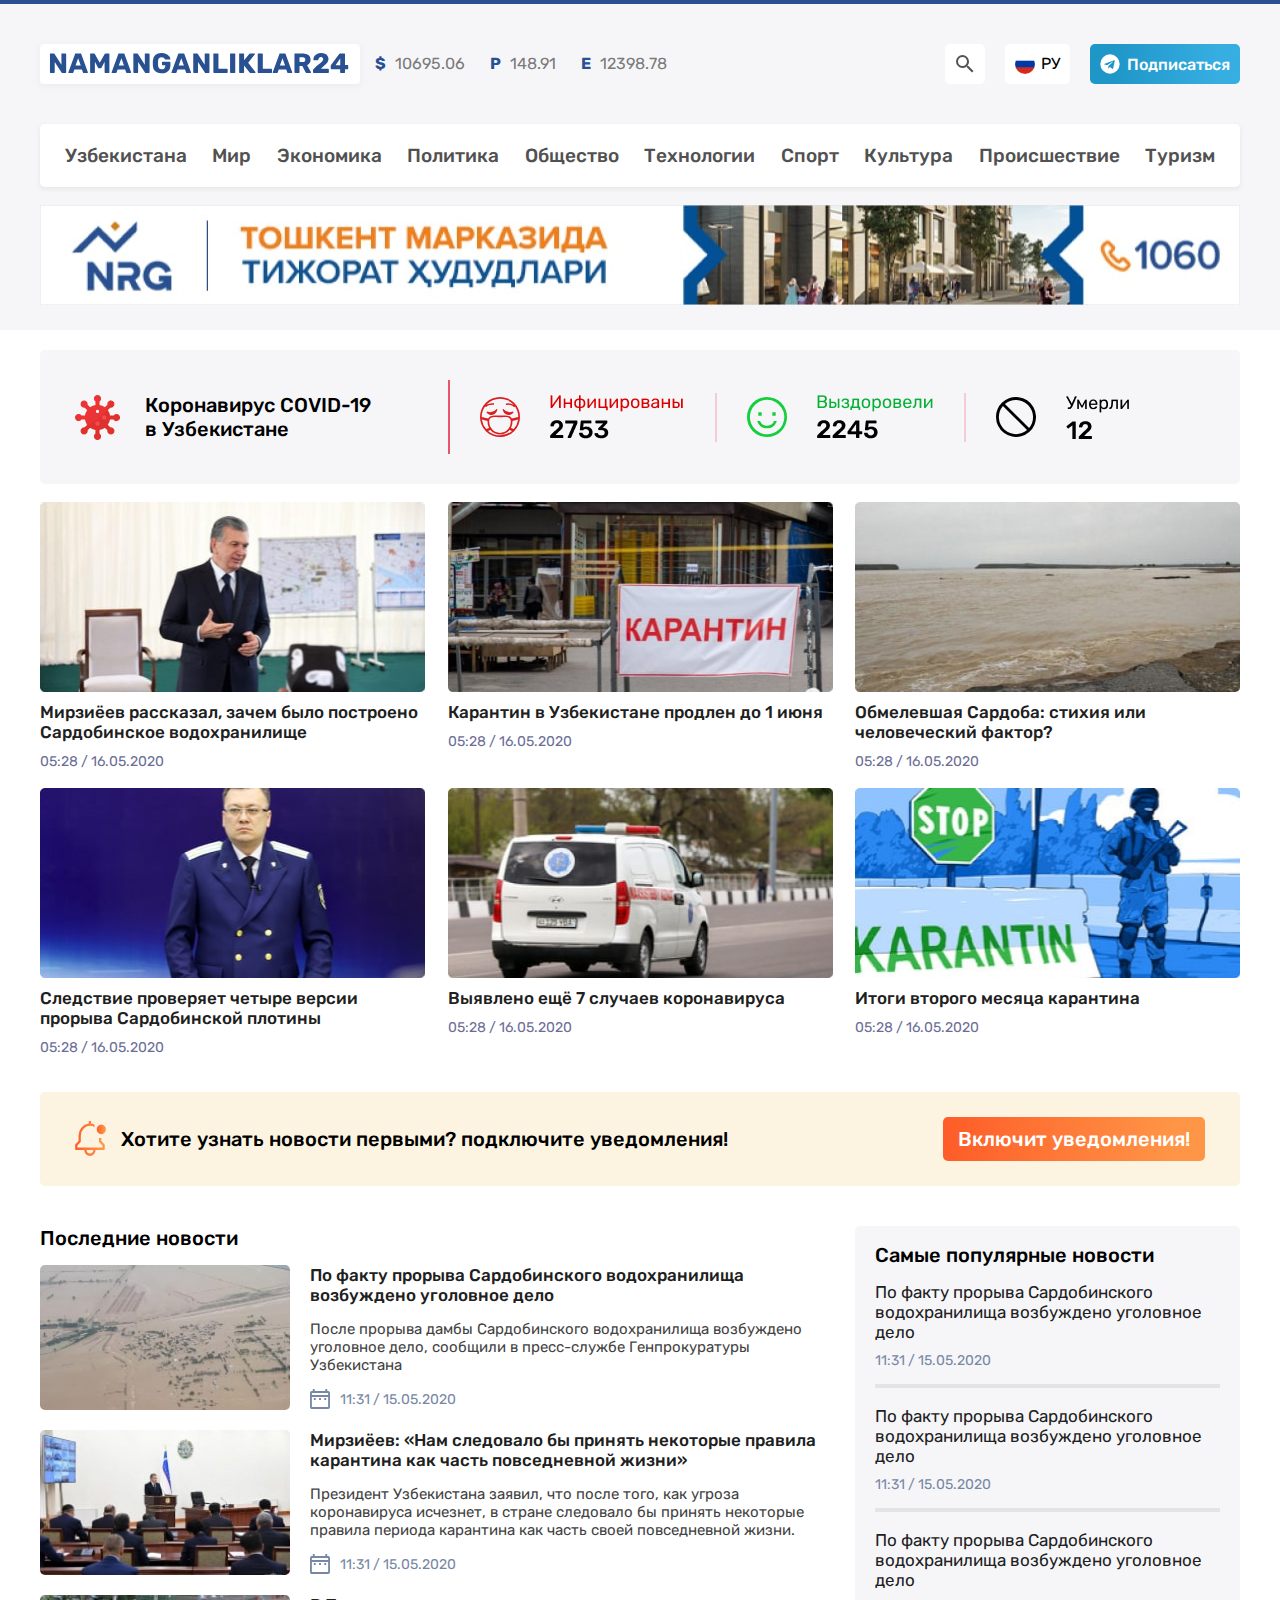
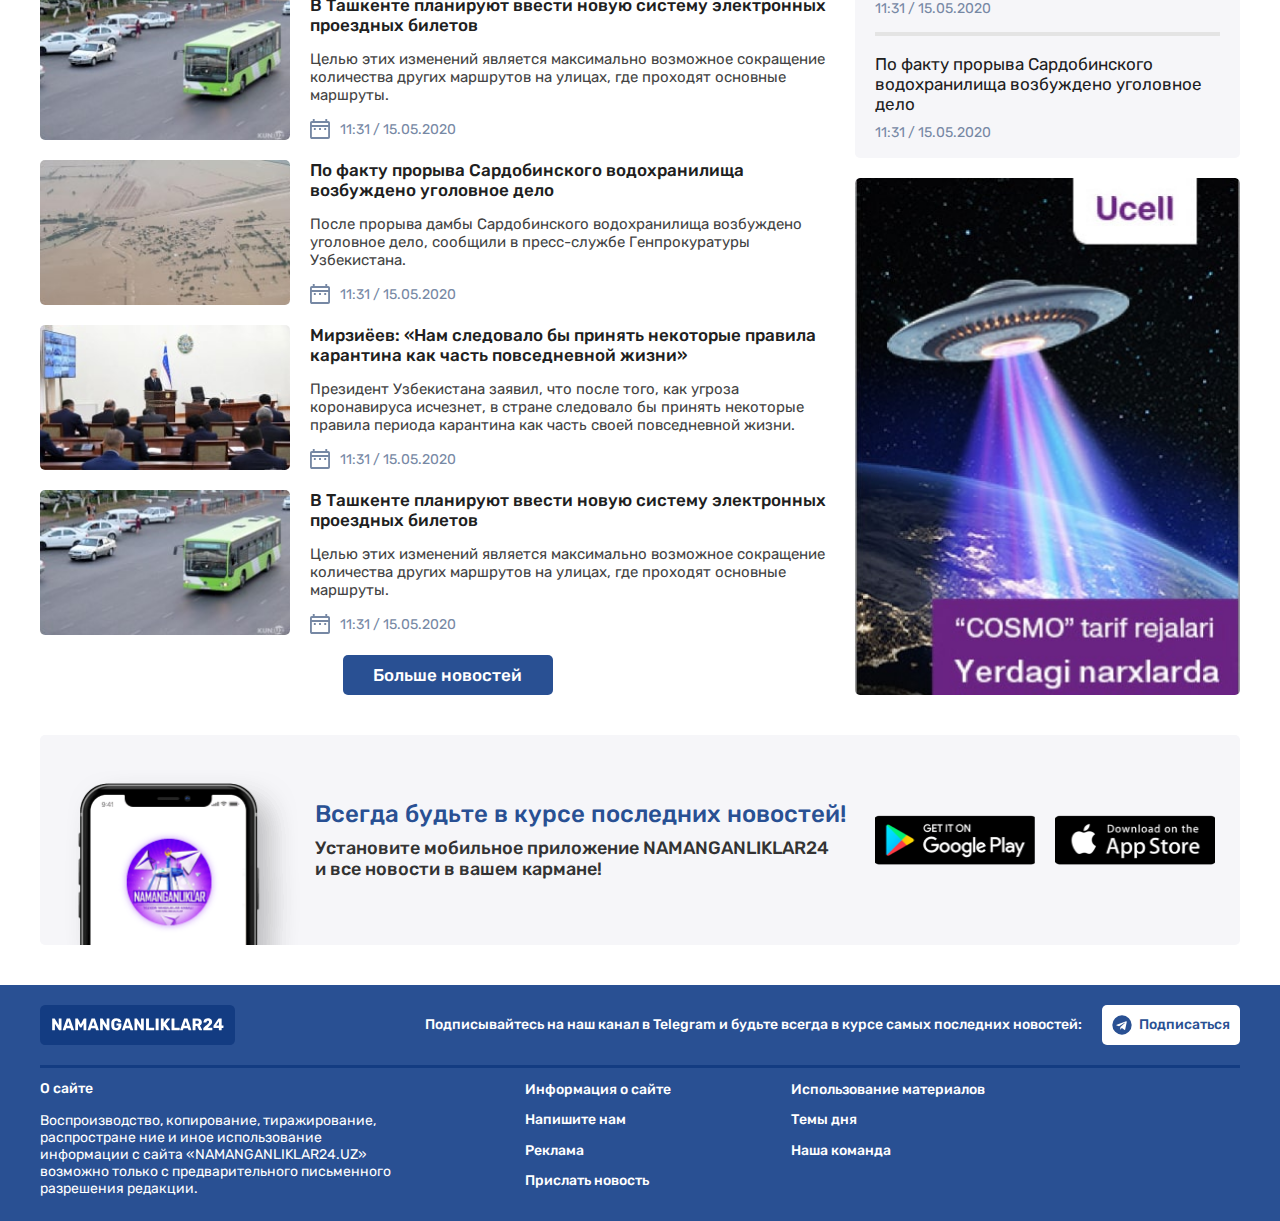
<file: index.html>
<!DOCTYPE html>
<html lang="en">
<head>
    <meta charset="UTF-8">
    <meta http-equiv="X-UA-Compatible" content="IE=edge">
    <meta name="viewport" content="width=device-width, initial-scale=1.0">
    <link rel="stylesheet" href="css/normalize.css">
    <link rel="stylesheet" href="css/main.min.css">
    <link rel="stylesheet" href="css/main.css">
    <title>Namanganliklar24-header</title>
</head>
<body>
    
    <header class="header">
        <div class="container">
            
            <div class="header-top">
                
                <a class="header-logo" href="index.html" >
                    
                    <img src="images/svg/logo.svg" alt="Namanganlik24 logo" width="320" height="40" />
                </a>
                
                <ul class="currency-list">
                    <li class="currency-item">
                        <strong class="currency-value">$</strong>
                        <span class="course">10695.06</span>
                    </li>
                    
                    <li class="currency-item">
                        <strong class="currency-value">P</strong>
                        <span class="course">148.91</span>
                    </li>
                    
                    <li class="currency-item">
                        <strong class="currency-value">E</strong>
                        <span class="course">12398.78</span>
                    </li>
                </ul>
                
                <div class="search">
                    <span class="search-icon"></span>
                </div>
                
                <div class="choose-languages">
                    <span class="ru-icon"></span>
                    
                    <span class="ru">РУ</span>
                </div>
                
                <a class="header-top-link" href="#">
                    <span class="telegram-icon"></span>
                    Подписаться
                </a>
                
            </div>
            
            <div class="header-bottom">
                
                <nav class="nav">
                    <ul class="nav-menu">
                        
                        <li class="menu-item">
                            <a class="menu-link" href="./index.html">Узбекистана</a>
                        </li>
                        
                        <li class="menu-item">
                            <a class="menu-link" href="#">Мир</a>
                        </li>
                        
                        <li class="menu-item">
                            <a class="menu-link" href="#">Экономика</a>
                        </li>
                        
                        <li class="menu-item">
                            <a class="menu-link" href="#">Политика</a>
                        </li>
                        
                        <li class="menu-item">
                            <a class="menu-link" href="#">Общество</a>
                        </li>
                        
                        <li class="menu-item">
                            <a class="menu-link" href="#">Технологии</a>
                        </li>
                        
                        <li class="menu-item">
                            <a class="menu-link" href="#">Спорт</a>
                        </li>
                        
                        <li class="menu-item">
                            <a class="menu-link" href="#">Культура</a>
                        </li>
                        
                        <li class="menu-item">
                            <a class="menu-link" href="#"> Происшествие</a>
                        </li>
                        
                        <li class="menu-item">
                            <a class="menu-link" href="#"> Туризм</a>
                        </li>
                        
                    </ul>
                    
                </nav>
                <a href="https://www.u-nrg.uz/"> <img src="./images/jpg/nrg-banner.jpg" alt="nrg banner" width="1200" height="100"/></a>
            </div>
        </div>
    </header>
    
    <main>
        
        <div class="container">
            <div class="covid-info">
                <div class="covid-block">
                    <span class="covid-icon"></span>
                    
                    <h3 class="covid-heading">Коронавирус COVID-19 в Узбекистане</h3>
                    
                    <span class="line"></span>
                </div>
                
                <ul class="covid-statistics">
                    
                    <li class="statistic">
                        
                        <span class="covid-small-icon"></span>
                        
                        <div class="statistic-info">
                            <!-- <h4 class="statistic-heading">Инфицированы</h4> -->
                            <img src="./images/Инфицированы 2753.png" alt="Infected">                                                   
                            <!-- <span class="number">0000</span> -->
                        </div>
                        
                        <span class="line-small"></span>
                    </li>
                    
                    <li class="statistic">
                        
                        <span class="covid-small-icon"></span>
                        
                        <div class="statistic-info">
                            <!-- <h4 class="statistic-heading">Выздоровели</h4>
                                
                                <span class="number">0000</span> -->
                                <img src="./images/Выздоровели 2245.png" alt="Recovered">
                            </div>
                            
                            <span class="line-small"></span>
                        </li>
                        
                        <li class="statistic">
                            
                            <span class="covid-small-icon"></span>
                            
                            <div class="statistic-info">
                                <!-- <h4 class="statistic-heading">Умерли</h4>
                                    
                                    <span class="number">0000</span> -->
                                    <img src="./images/Умерли 12.png" alt="Died">
                                </div>
                            </li>
                        </ul>
                    </div>
                </div>
                
                <section class="posts">
                    
                    <div class="container">
                        
                        <ul class="post-list">
                            <li class="post-service">
                                <a href="#">
                                    <img class="post-image" src="./images/jpg/prezident.jpg" alt="Президент Республики Узбекистана введёт речь в сенате" width="385" height="190" >
                                    
                                    <h3 class="post-heading"> Мирзиёев рассказал, зачем было построено Сардобинское водохранилище </h3>
                                    
                                    <span class="post-data">05:28 / 16.05.2020</span>
                                </a>
                            </li>
                            
                            <li class="post-service">
                                <a href="#">
                                    <img class="post-image" src="./images/jpg/karantin.jpg" alt="karantin" width="385" height="190" >
                                    
                                    <h3 class="post-heading">
                                        Карантин в Узбекистане продлен до 1 июня
                                    </h3>
                                    
                                    <span class="post-data">05:28 / 16.05.2020</span>
                                </a>
                            </li>
                            
                            <li class="post-service">
                                <a href="#">
                                    <img class="post-image" src="./images/jpg/sardoba.jpg" alt="sardoba" width="385" height="190">
                                    
                                    <h3 class="post-heading"> Обмелевшая Сардоба: стихия или человеческий фактор? </h3>
                                    
                                    <span class="post-data">05:28 / 16.05.2020</span>
                                </a>
                            </li>
                            
                            <li class="post-service">
                                <a href="#">
                                    <img class="post-image" src="./images/jpg/prokuror.jpg" alt="prokuror" width="385" height="190">
                                    
                                    <h3 class="post-heading"> Следствие проверяет четыре версии прорыва Сардобинской плотины </h3>
                                    
                                    <span class="post-data">05:28 / 16.05.2020</span>
                                </a>
                            </li>
                            
                            <li class="post-service">
                                <a href="#">
                                    <img class="post-image" src="./images/jpg/tez-yordam.jpg" alt="Ambulance" width="385" height="190" >
                                    
                                    <h3 class="post-heading"> Выявлено ещё 7 случаев коронавируса </h3>
                                    
                                    <span class="post-data">05:28 / 16.05.2020</span>
                                </a>
                            </li>
                            
                            <li class="post-service">
                                <a href="#">
                                    <img class="post-image" src="./images/jpg/stop-karantin.jpg" alt="quarantine" width="385" height="190" >
                                    
                                    <h3 class="post-heading"> Итоги второго месяца карантина </h3>
                                    
                                    <span class="post-data">05:28 / 16.05.2020</span>
                                </a>
                            </li>
                        </ul>
                    </div>
                </section>
                
                <div class="container">
                    <div class="notification">
                        
                        <span class="bell-icon"></span>
                        
                        <p class="notification-text"> Хотите узнать новости первыми? подключите уведомления! </p>
                        
                        <a class="notification-button" href="#">Включит  уведомления!</a>
                        
                    </div>
                </div>
                
                <section class="news">
                    <div class="container">
                        
                        <div class="last-news">
                            
                            <h2 class="news-heading">Последние новости</h2>
                            
                            <ul class="news-list">
                                
                                <li class="news-item">
                                    
                                    <a class="news-link" href="#">
                                        <img class="news-image" src="./images/jpg/news-1.jpg" alt="Панорамная фотография Сардобинского водохранилища с верхнего ракурса" width="250" height="145">
                                        
                                        <div class="news-info">
                                            
                                            <h3 class="news-title"> По факту прорыва Сардобинского водохранилища возбуждено уголовное дело</h3>
                                            
                                            <p class="news-paragraph"> После прорыва дамбы Сардобинского водохранилища возбуждено уголовное дело, сообщили в пресс-службе Генпрокуратуры Узбекистана</p>
                                            
                                            <span class="news-data"> <span class="data-icon"> </span> 11:31 / 15.05.2020 </span>
                                        </div>
                                    </a>
                                </li>
                                
                                <li class="news-item">
                                    <a class="news-link" href="#">
                                        <img class="news-image" src="./images/jpg/news-2.jpg" alt="Мирзиёев говорит речь в сенате" width="250" height="145" >
                                        
                                        <div class="news-info">
                                            
                                            <h3 class="news-title"> Мирзиёев: «Нам следовало бы принять некоторые правила карантина как часть повседневной жизни» </h3>
                                            
                                            <p class="news-paragraph"> Президент Узбекистана заявил, что после того, как угроза коронавируса исчезнет, в стране следовало бы принять некоторые правила периода карантина как часть своей повседневной жизни.</p>
                                            
                                            <span class="news-data"> <span class="data-icon"> </span> 11:31 / 15.05.2020 </span>
                                        </div>
                                    </a>
                                </li>
                                
                                <li class="news-item">
                                    <a class="news-link" href="#">
                                        <img class="news-image" src="./images/jpg/news-3.jpg" alt="bus of photo" width="250" height="145" >
                                        
                                        <div class="news-info">
                                            <h3 class="news-title"> В Ташкенте планируют ввести новую систему электронных проездных билетов </h3>
                                            
                                            <p class="news-paragraph"> Целью этих изменений является максимально возможное сокращение количества других маршрутов на улицах, где проходят основные маршруты. </p>
                                            
                                            <span class="news-data"> <span class="data-icon"> </span> 11:31 / 15.05.2020 </span>
                                        </div>
                                    </a>
                                </li>
                                
                                <li class="news-item">
                                    <a class="news-link" href="#">
                                        
                                        <img class="news-image" src="./images/jpg/news-1.jpg" alt="Top view of the Sardoba reservoir" width="250" height="145">
                                        
                                        <div class="news-info">
                                            <h3 class="news-title"> По факту прорыва Сардобинского водохранилища возбуждено уголовное дело </h3>
                                            
                                            <p class="news-paragraph"> После прорыва дамбы Сардобинского водохранилища возбуждено уголовное дело, сообщили в пресс-службе Генпрокуратуры Узбекистана. </p>
                                            
                                            <span class="news-data"> <span class="data-icon"> </span> 11:31 / 15.05.2020 </span>
                                        </div>
                                    </a>
                                </li>
                                
                                <li class="news-item">
                                    
                                    <a class="news-link" href="#">
                                        
                                        <img class="news-image" src="./images/jpg/news-2.jpg" alt="Президент Республики Узбекистана введёт речь в сенате" width="250" height="145" >
                                        
                                        <div class="news-info">
                                            
                                            <h3 class="news-title"> Мирзиёев: «Нам следовало бы принять некоторые правила карантина как часть повседневной жизни» </h3>
                                            
                                            <p class="news-paragraph"> Президент Узбекистана заявил, что после того, как угроза коронавируса исчезнет, в стране следовало бы принять некоторые правила периода карантина как часть своей повседневной жизни. </p>
                                            
                                            <span class="news-data"> <span class="data-icon"> </span> 11:31 / 15.05.2020 </span>
                                            
                                        </div>
                                    </a>
                                </li>
                                
                                <li class="news-item">
                                    
                                    <a class="news-link" href="#">
                                        
                                        <img class="news-image" src="./images/jpg/news-3.jpg" alt="фото автобуса" width="250" height="145">
                                        
                                        <div class="news-info">
                                            
                                            <h3 class="news-title"> В Ташкенте планируют ввести новую систему электронных проездных билетов </h3>
                                            
                                            <p class="news-paragraph"> Целью этих изменений является максимально возможное сокращение количества других маршрутов на улицах, где проходят основные маршруты. </p>
                                            
                                            <span class="news-data">
                                                
                                                <span class="data-icon"> </span> 11:31 / 15.05.2020 </span>
                                            </div>
                                        </a>
                                    </li>
                                </ul>
                                
                                <a class="last-news-link" href="#"> Больше новостей </a>
                            </div>
                            
                            <div class="popular-news">
                                
                                <div class="popular-news-aside">
                                    
                                    <h3 class="news-heading">Cамые популярные новости</h3>
                                    
                                    <ul class="popular-news-list">
                                        
                                        <li class="popular-news-item">
                                            
                                            <a href="#"> <p class="popular-news-text"> По факту прорыва Сардобинского водохранилища возбуждено уголовное дело </p>
                                                
                                                <span class="news-data">11:31 / 15.05.2020</span>
                                            </a>
                                            
                                        </li>
                                        
                                        <li class="popular-news-item">
                                            <a href="#"> <p class="popular-news-text"> По факту прорыва Сардобинского водохранилища возбуждено уголовное дело </p> 
                                                <span class="news-data"> 11:31 / 15.05.2020 </span> </a>
                                            </li>
                                            
                                            <li class="popular-news-item">
                                                <a href="#"> <p class="popular-news-text"> По факту прорыва Сардобинского водохранилища возбуждено уголовное дело </p>
                                                    
                                                    <span class="news-data">11:31 / 15.05.2020</span>
                                                </a>
                                            </li>
                                            
                                            <li class="popular-news-item"> 
                                                <a href="#">
                                                    <p class="popular-news-text"> По факту прорыва Сардобинского водохранилища возбуждено уголовное дело </p>
                                                    
                                                    <span class="news-data">11:31 / 15.05.2020</span>
                                                </a>
                                            </li>
                                        </ul>
                                    </div>
                                    
                                    <a href="#">
                                        <img class="ucell" src="./images/jpg/ucell.jpg" alt="Ucell advertisement" width="385" height="517"> 
                                    </a>
                                </div>
                            </div>
                        </section>
                        
                        <div class="container">
                            
                            <div class="apps-block">
                                
                                <div class="phone-image"></div>
                                
                                <div class="apps-info">
                                    
                                    <h4 class="apps-title">Всегда будьте в курсе последних новостей!</h4>
                                    
                                    <p class="apps-text"> Установите мобильное приложение NAMANGANLIKLAR24 и все новости в вашем кармане! </p>
                                    
                                </div>
                                
                                <div class="apps-link">
                                    
                                    <a href="#" class="apps-link">
                                        <img src="./images/png/googleplay.png" alt="googleplay" width="160" height="50">
                                    </a>
                                    
                                    <a href="#" class="apps-link">
                                        <img src="./images/png/appstore.png" alt="appstore" width="160" height="50" >
                                    </a>
                                    
                                </div>
                            </div>
                        </div>
                    </main>
                    
                    <footer class="footer">
                        
                        <div class="container">
                            
                            <div class="footer-top">
                                
                                <a class="footer-logo" href="index.html">
                                    <img src="./images/svg/footer-logo.svg" alt="Namanganliklar24 logo" width="195" height="40">
                                </a>
                                
                                <p class="footer-top-text">Подписывайтесь на наш канал в Telegram и будьте всегда в курсе самых последних новостей: </p>
                                
                                <a class="footer-top-link" href="#">
                                    <span class="telegram-icon-blue"> </span> Подписаться
                                </a>
                            </div>
                            
                            <div class="footer-bottom">
                                
                                <div class="footer-info">
                                    
                                    <h4 class="footer-title">О сайте</h4>
                                    
                                    <p class="footer-text"> Воспроизводство, копирование, тиражирование, распростране ние и иное использование информации с сайта «NAMANGANLIKLAR24.UZ» возможно только с предварительного письменного разрешения редакции. </p>
                                    
                                </div>
                                
                                <ul class="footer-menu">
                                    
                                    <li class="footer-menu-item">
                                        <a href="#" class="footer-menu-link">Информация о сайте</a>
                                    </li>
                                    
                                    <li class="footer-menu-item">
                                        <a href="#" class="footer-menu-link">Напишите нам</a>
                                    </li>
                                    
                                    <li class="footer-menu-item">
                                        <a href="#" class="footer-menu-link">Реклама</a>
                                    </li>
                                    
                                    <li class="footer-menu-item">
                                        <a href="#" class="footer-menu-link">Прислать новость</a>
                                    </li>
                                </ul>
                                
                                <ul class="footer-menu">
                                    
                                    <li class="footer-menu-item">
                                        <a href="#" class="footer-menu-link">Использование материалов</a>
                                    </li>
                                    
                                    <li class="footer-menu-item">
                                        <a href="#" class="footer-menu-link">Темы дня</a>
                                    </li>
                                    
                                    <li class="footer-menu-item">
                                        <a href="#" class="footer-menu-link">Наша команда</a>
                                    </li>
                                </ul>
                            </div>
                        </div>
                    </footer>
                </body>
                </html>
</file>
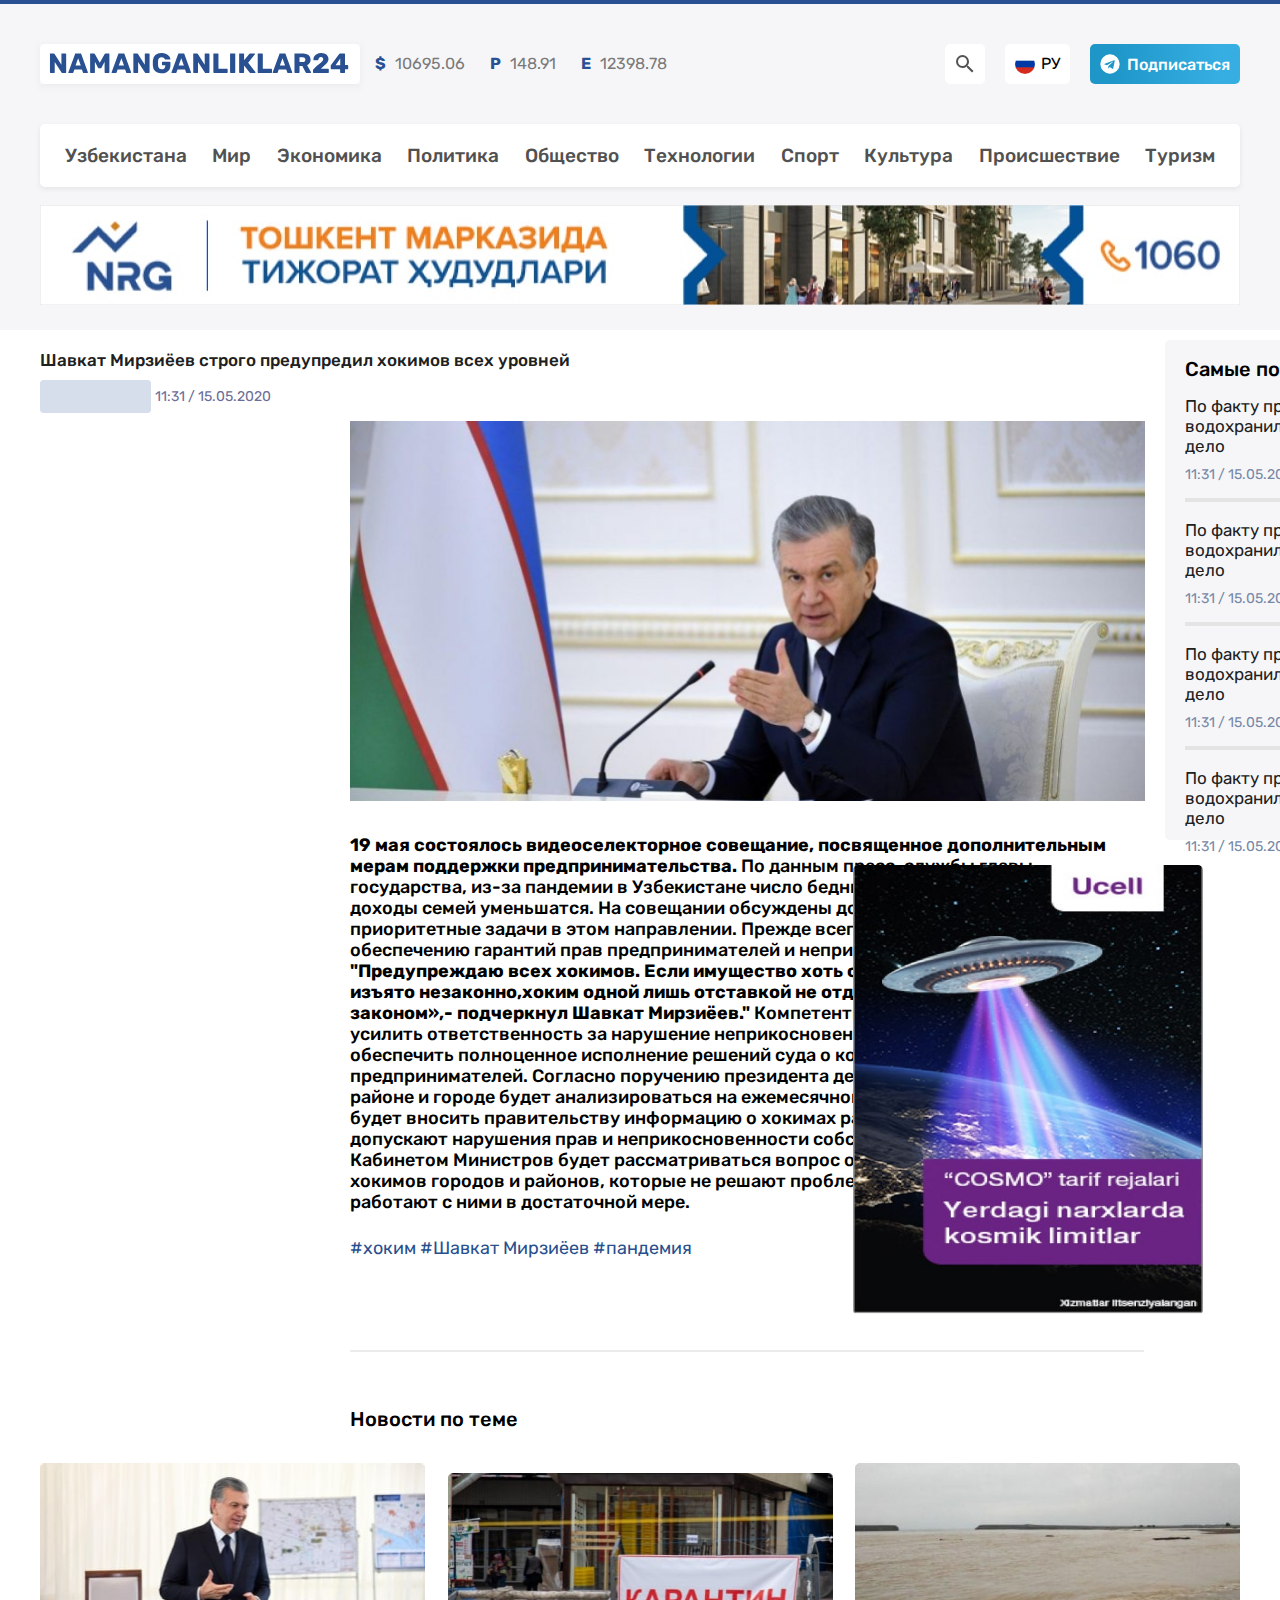
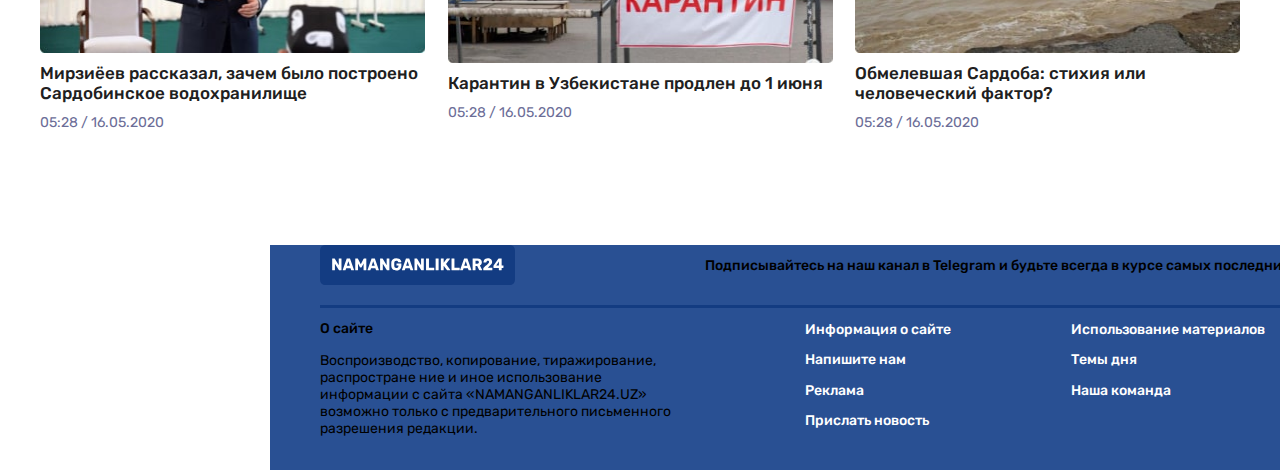
<file: article.html>
<!DOCTYPE html>
<html lang="en">
<head>
    <meta charset="UTF-8">
    <meta http-equiv="X-UA-Compatible" content="IE=edge">
    <meta name="viewport" content="width=device-width, initial-scale=1.0">
    <link rel="stylesheet" href="css/normalize.css">
    <link rel="stylesheet" href="css/main.min.css">
    <link rel="stylesheet" href="css/main.css">
    <title>Namanganliklar24-article</title>
</head>
<body>
    
    <header class="header">
        <div class="container">
            
            <div class="header-top">
                
                <a class="header-logo" href="index.html" >
                    
                    <img src="images/svg/logo.svg" alt="Namanganlik24 logo" width="320" height="40" />
                </a>
                
                <ul class="currency-list">
                    <li class="currency-item">
                        <strong class="currency-value">$</strong>
                        <span class="course">10695.06</span>
                    </li>
                    
                    <li class="currency-item">
                        <strong class="currency-value">P</strong>
                        <span class="course">148.91</span>
                    </li>
                    
                    <li class="currency-item">
                        <strong class="currency-value">E</strong>
                        <span class="course">12398.78</span>
                    </li>
                </ul>
                
                <div class="search">
                    <span class="search-icon"></span>
                </div>
                
                <div class="choose-languages">
                    <span class="ru-icon"></span>
                    
                    <span class="ru">РУ</span>
                </div>
                
                <a class="header-top-link" href="#">
                    <span class="telegram-icon"></span>
                    Подписаться
                </a>
                
            </div>
            
            <div class="header-bottom">
                
                <nav class="nav">
                    <ul class="nav-menu">
                        
                        <li class="menu-item">
                            <a class="menu-link" href="./index.html">Узбекистана</a>
                        </li>
                        
                        <li class="menu-item">
                            <a class="menu-link" href="#">Мир</a>
                        </li>
                        
                        <li class="menu-item">
                            <a class="menu-link" href="#">Экономика</a>
                        </li>
                        
                        <li class="menu-item">
                            <a class="menu-link" href="#">Политика</a>
                        </li>
                        
                        <li class="menu-item">
                            <a class="menu-link" href="#">Общество</a>
                        </li>
                        
                        <li class="menu-item">
                            <a class="menu-link" href="#">Технологии</a>
                        </li>
                        
                        <li class="menu-item">
                            <a class="menu-link" href="#">Спорт</a>
                        </li>
                        
                        <li class="menu-item">
                            <a class="menu-link" href="#">Культура</a>
                        </li>
                        
                        <li class="menu-item">
                            <a class="menu-link" href="#"> Происшествие</a>
                        </li>
                        
                        <li class="menu-item">
                            <a class="menu-link" href="#"> Туризм</a>
                        </li>
                        
                    </ul>
                    
                </nav>
                <a href="https://www.u-nrg.uz/"> <img src="./images/jpg/nrg-banner.jpg" alt="nrg banner" width="1200" height="100"/></a>
            </div>
        </div>
    </header>
    
    <main>
        <div class="container">
            <h1 class="post-heading">
                Шавкат Мирзиёев строго предупредил хокимов всех уровней
            </h1>
            
            <img src="./images/Vector (1).png" alt="Vector">
            
            <span class="post-data"> 11:31 / 15.05.2020</span>
        </div>
        
        <section class="main">
            <div class="container">
                <img class="president-image" src="./images/Rectangle 52.png" alt="President introduces speech" width="795" height="380">
            </div>
        </section>
        
        <section class="main-paragraph">
            <div class="container">
                
                <p class="president-paragraph">
                    <strong>19 мая состоялось видеоселекторное совещание, посвященное дополнительным мерам поддержки предпринимательства.</strong>
                    По данным пресс-службы главы государства, из-за пандемии в Узбекистане число бедных и безработных увеличится, а доходы семей уменьшатся.
                    На совещании обсуждены дополнительные меры и приоритетные задачи в этом направлении.
                    Прежде всего, серьезное внимание уделено обеспечению гарантий прав предпринимателей и неприкосновенности их имущества.
                    <strong>"Предупреждаю всех хокимов. Если имущество хоть одного предпринимателя будет изъято незаконно,хоким одной лишь отставкой не отделается,но и ответит перед законом»,- подчеркнул Шавкат Мирзиёев."</strong>
                    Компетентным ведомствам даны указания усилить ответственность за нарушение неприкосновенности собственности, обеспечить полноценное исполнение решений суда о компенсации имущества предпринимателей.
                    Согласно поручению президента деловая активность в каждом районе и городе будет анализироваться на ежемесячной основе.
                    Бизнес-омбудсман будет вносить правительству информацию о хокимах районов и городов, которые допускают нарушения прав и неприкосновенности собственности предпринимателей.
                    Кабинетом Министров будет рассматриваться вопрос о соответствии должности хокимов городов и районов, которые не решают проблемы предпринимателей и не работают с ними в достаточной мере.
                </p>
                <p class="hokim-paragraph"> #хоким #Шавкат Мирзиёев #пандемия </p>
                
                <span class="line-line"></span>
            </div>
        </section>
        
        <section>
            <div class="container">
                <h2 class="post-header-second">
                    Новости по теме
                </h2>
                <ul class="post-list-one">
                    <li class="post-service-one">
                        <a href="./article.html">
                            <img class="post-image" src="./images/jpg/prezident.jpg" alt="Президент Республики Узбекистана введёт речь в сенате" width="385" height="190" >
                            
                            <h3 class="post-heading-one"> Мирзиёев рассказал, зачем было построено Сардобинское водохранилище </h3>
                            
                            <span class="post-data">05:28 / 16.05.2020</span>
                        </a>
                    </li>
                    
                    <li class="post-service-one">
                        <a href="./article.html">
                            <img class="post-image" src="./images/jpg/karantin.jpg" alt="karantin" width="385" height="190" >
                            
                            <h3 class="post-heading-one">
                                Карантин в Узбекистане продлен до 1 июня
                            </h3>
                            
                            <span class="post-data">05:28 / 16.05.2020</span>
                        </a>
                    </li>
                    
                    <li class="post-service-one">
                        <a href="./article.html">
                            <img class="post-image" src="./images/jpg/sardoba.jpg" alt="sardoba" width="385" height="190">
                            
                            <h3 class="post-heading-one"> Обмелевшая Сардоба: стихия или человеческий фактор? </h3>
                            
                            <span class="post-data">05:28 / 16.05.2020</span>
                        </a>
                    </li>
                </ul>
            </div>
        </section>
        
        <section>
            <div class="popular-news">
                
                <div class="popular-news-aside-second">
                    
                    <h3 class="news-heading">Cамые популярные новости</h3>
                    
                    <ul class="popular-news-list">
                        
                        <li class="popular-news-item">
                            
                            <a href="./article.html"> <p class="popular-news-text"> По факту прорыва Сардобинского водохранилища возбуждено уголовное дело </p>
                                
                                <span class="news-data">11:31 / 15.05.2020</span>
                            </a>
                            
                        </li>
                        
                        <li class="popular-news-item">
                            <a href="./article.html"> <p class="popular-news-text"> По факту прорыва Сардобинского водохранилища возбуждено уголовное дело </p> 
                                <span class="news-data"> 11:31 / 15.05.2020 </span> </a>
                            </li>
                            
                            <li class="popular-news-item">
                                <a href="./article.html"> <p class="popular-news-text"> По факту прорыва Сардобинского водохранилища возбуждено уголовное дело </p>
                                    
                                    <span class="news-data">11:31 / 15.05.2020</span>
                                </a>
                            </li>
                            
                            <li class="popular-news-item"> 
                                <a href="./article.html">
                                    <p class="popular-news-text"> По факту прорыва Сардобинского водохранилища возбуждено уголовное дело </p>
                                    
                                    <span class="news-data">11:31 / 15.05.2020</span>
                                </a>
                            </li>
                        </ul>
                    </div>
                </section>
                <div>
                    <a href="./article.html">
                        <img class="ucell-second" src="./images/jpg/ucell.jpg" alt="Ucell advertisement" width="385" height="517"> 
                    </a>
                </div>
            </div>
        </section>
    </main>
    
    <footer class="footer-article-one">
        
        <div class="container">
            
            <div class="footer-top">
                
                <a class="footer-logo" href="index.html">
                    <img src="./images/svg/footer-logo.svg" alt="Namanganliklar24 logo" width="195" height="40">
                </a>
                
                <p class="footer-top-text">Подписывайтесь на наш канал в Telegram и будьте всегда в курсе самых последних новостей: </p>
                
                <a class="footer-top-link" href="./article.html">
                    <span class="telegram-icon-blue"> </span> Подписаться
                </a>
                
            </div>
            
            <div class="footer-bottom">
                
                <div class="footer-info">
                    
                    <h4 class="footer-title">О сайте</h4>
                    
                    <p class="footer-text"> Воспроизводство, копирование, тиражирование, распростране ние и иное использование информации с сайта «NAMANGANLIKLAR24.UZ» возможно только с предварительного письменного разрешения редакции. </p>
                    
                </div>
                
                <ul class="footer-menu">
                    
                    <li class="footer-menu-item">
                        <a href="#" class="footer-menu-link">Информация о сайте</a>
                    </li>
                    
                    <li class="footer-menu-item">
                        <a href="#" class="footer-menu-link">Напишите нам</a>
                    </li>
                    
                    <li class="footer-menu-item">
                        <a href="#" class="footer-menu-link">Реклама</a>
                    </li>
                    
                    <li class="footer-menu-item">
                        <a href="#" class="footer-menu-link">Прислать новость</a>
                    </li>
                </ul>
                
                <ul class="footer-menu">
                    
                    <li class="footer-menu-item">
                        <a href="#" class="footer-menu-link">Использование материалов</a>
                    </li>
                    
                    <li class="footer-menu-item">
                        <a href="#" class="footer-menu-link">Темы дня</a>
                    </li>
                    
                    <li class="footer-menu-item">
                        <a href="#" class="footer-menu-link">Наша команда</a>
                    </li>
                </ul>
            </div>
        </div>
    </footer>
</body>
</html>
</file>
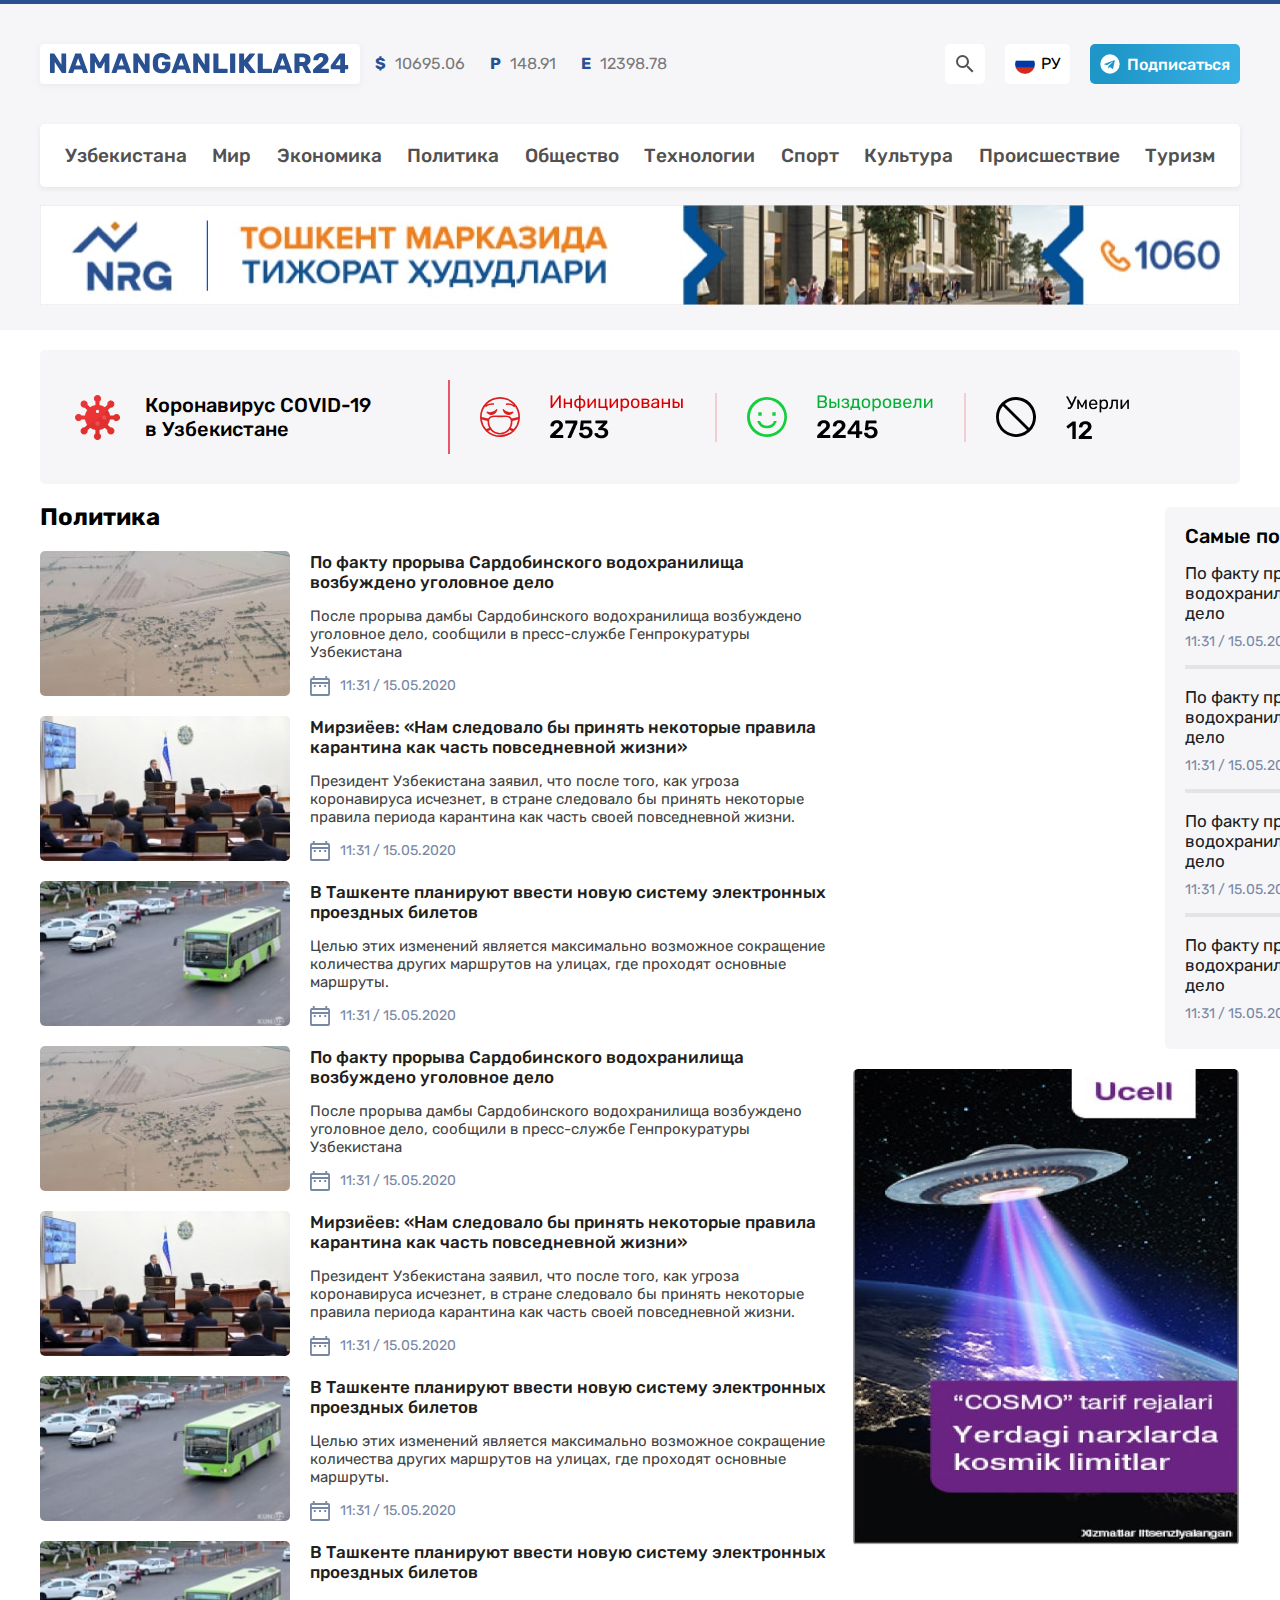
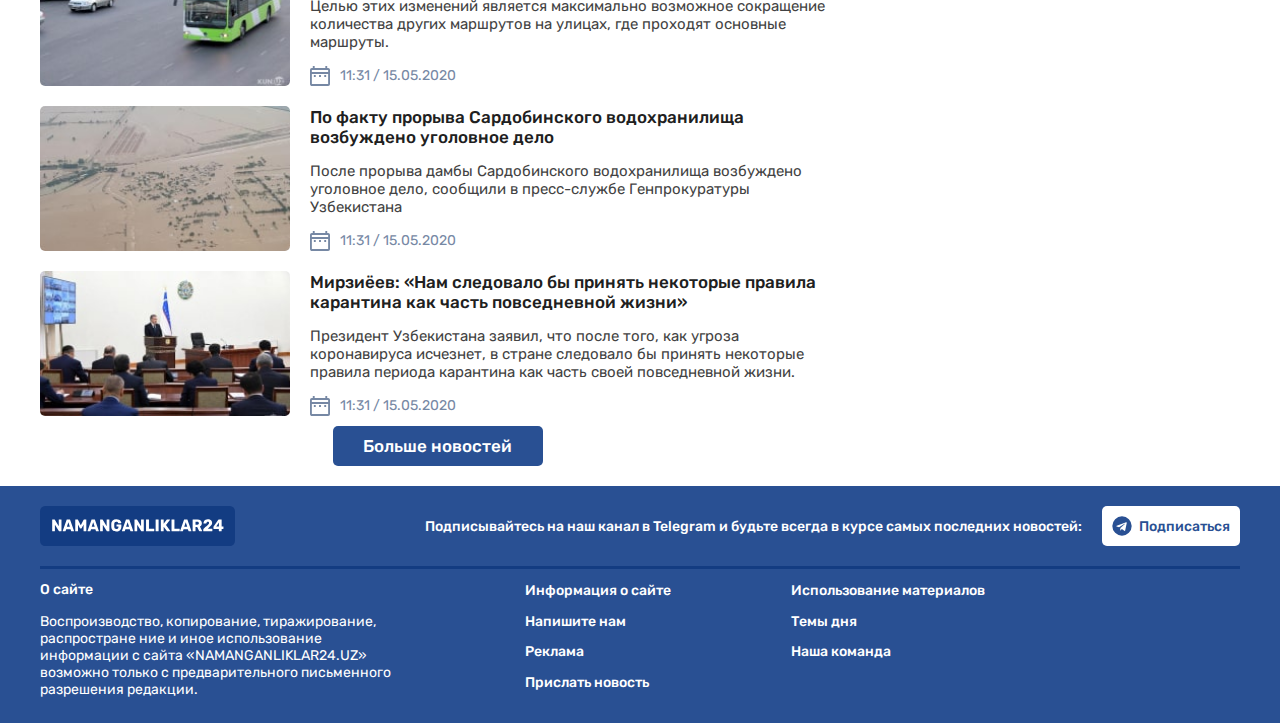
<file: list.html>
<!DOCTYPE html>
<html lang="en">
<head>
    <meta charset="UTF-8">
    <meta http-equiv="X-UA-Compatible" content="IE=edge">
    <meta name="viewport" content="width=device-width, initial-scale=1.0">
    <link rel="stylesheet" href="css/normalize.css">
    <link rel="stylesheet" href="css/main.min.css">
    <link rel="stylesheet" href="css/main.css">
    <title>Namanganliklar24-list</title>
</head>
<body>
    
    <header class="header">
        <div class="container">
            
            <div class="header-top">
                
                <a class="header-logo" href="index.html" >
                    
                    <img src="images/svg/logo.svg" alt="Namanganlik24 logo" width="320" height="40" />
                </a>
                
                <ul class="currency-list">
                    <li class="currency-item">
                        <strong class="currency-value">$</strong>
                        <span class="course">10695.06</span>
                    </li>
                    
                    <li class="currency-item">
                        <strong class="currency-value">P</strong>
                        <span class="course">148.91</span>
                    </li>
                    
                    <li class="currency-item">
                        <strong class="currency-value">E</strong>
                        <span class="course">12398.78</span>
                    </li>
                </ul>
                
                <div class="search">
                    <span class="search-icon"></span>
                </div>
                
                <div class="choose-languages">
                    <span class="ru-icon"></span>
                    
                    <span class="ru">РУ</span>
                </div>
                
                <a class="header-top-link" href="#">
                    <span class="telegram-icon"></span>
                    Подписаться
                </a>
                
            </div>
            
            <div class="header-bottom">
                
                <nav class="nav">
                    <ul class="nav-menu">
                        
                        <li class="menu-item">
                            <a class="menu-link" href="./index.html">Узбекистана</a>
                        </li>
                        
                        <li class="menu-item">
                            <a class="menu-link" href="#">Мир</a>
                        </li>
                        
                        <li class="menu-item">
                            <a class="menu-link" href="#">Экономика</a>
                        </li>
                        
                        <li class="menu-item">
                            <a class="menu-link" href="#">Политика</a>
                        </li>
                        
                        <li class="menu-item">
                            <a class="menu-link" href="#">Общество</a>
                        </li>
                        
                        <li class="menu-item">
                            <a class="menu-link" href="#">Технологии</a>
                        </li>
                        
                        <li class="menu-item">
                            <a class="menu-link" href="#">Спорт</a>
                        </li>
                        
                        <li class="menu-item">
                            <a class="menu-link" href="#">Культура</a>
                        </li>
                        
                        <li class="menu-item">
                            <a class="menu-link" href="#"> Происшествие</a>
                        </li>
                        
                        <li class="menu-item">
                            <a class="menu-link" href="#"> Туризм</a>
                        </li>
                        
                    </ul>
                    
                </nav>
                <a href="https://www.u-nrg.uz/"> <img src="./images/jpg/nrg-banner.jpg" alt="nrg banner" width="1200" height="100"/></a>
            </div>
        </div>
    </header>
    
    <main>
        <div class="container">
            <div class="covid-info">
                <div class="covid-block">
                    <span class="covid-icon"></span>
                    
                    <h3 class="covid-heading">Коронавирус COVID-19 в Узбекистане</h3>
                    
                    <span class="line"></span>
                </div>
                
                <ul class="covid-statistics">
                    
                    <li class="statistic">
                        
                        <span class="covid-small-icon"></span>
                        
                        <div class="statistic-info">
                            <!-- <h4 class="statistic-heading">Инфицированы</h4> -->
                            <img src="./images/Инфицированы 2753.png" alt="Infected">                                                   
                            <!-- <span class="number">0000</span> -->
                        </div>
                        
                        <span class="line-small"></span>
                    </li>
                    
                    <li class="statistic">
                        
                        <span class="covid-small-icon"></span>
                        
                        <div class="statistic-info">
                            <!-- <h4 class="statistic-heading">Выздоровели</h4>
                                
                                <span class="number">0000</span> -->
                                <img src="./images/Выздоровели 2245.png" alt="Recovered">
                            </div>
                            
                            <span class="line-small"></span>
                        </li>
                        
                        <li class="statistic">
                            
                            <span class="covid-small-icon"></span>
                            
                            <div class="statistic-info">
                                <!-- <h4 class="statistic-heading">Умерли</h4>
                                    
                                    <span class="number">0000</span> -->
                                    <img src="./images/Умерли 12.png" alt="Died">
                                </div>
                            </li>
                        </ul>
                    </div>
                </div>
                
                <section class="posts">
                    
                    <div class="container">
                        
                        <h2>Политика</h2>
                        
                        <ul class="news-list-one">
                            <li class="news-item">
                                
                                <a class="news-link" href="#">
                                    <img class="news-image" src="./images/jpg/news-1.jpg" alt="Панорамная фотография Сардобинского водохранилища с верхнего ракурса" width="250" height="145">
                                    
                                    <div class="news-info">
                                        
                                        <h3 class="news-title"> По факту прорыва Сардобинского водохранилища возбуждено уголовное дело</h3>
                                        
                                        <p class="news-paragraph"> После прорыва дамбы Сардобинского водохранилища возбуждено уголовное дело, сообщили в пресс-службе Генпрокуратуры Узбекистана</p>
                                        
                                        <span class="news-data"> <span class="data-icon"> </span> 11:31 / 15.05.2020 </span>
                                    </div>
                                </a>
                            </li>
                            
                            <li class="news-item">
                                <a class="news-link" href="#">
                                    <img class="news-image" src="./images/jpg/news-2.jpg" alt="Мирзиёев говорит речь в сенате" width="250" height="145" >
                                    
                                    <div class="news-info">
                                        
                                        <h3 class="news-title"> Мирзиёев: «Нам следовало бы принять некоторые правила карантина как часть повседневной жизни» </h3>
                                        
                                        <p class="news-paragraph"> Президент Узбекистана заявил, что после того, как угроза коронавируса исчезнет, в стране следовало бы принять некоторые правила периода карантина как часть своей повседневной жизни.</p>
                                        
                                        <span class="news-data"> <span class="data-icon"> </span> 11:31 / 15.05.2020 </span>
                                    </div>
                                </a>
                            </li>
                            
                            <li class="news-item">
                                <a class="news-link" href="#">
                                    <img class="news-image" src="./images/jpg/news-3.jpg" alt="bus of photo" width="250" height="145" >
                                    
                                    <div class="news-info">
                                        <h3 class="news-title"> В Ташкенте планируют ввести новую систему электронных проездных билетов </h3>
                                        
                                        <p class="news-paragraph"> Целью этих изменений является максимально возможное сокращение количества других маршрутов на улицах, где проходят основные маршруты. </p>
                                        
                                        <span class="news-data"> <span class="data-icon"> </span> 11:31 / 15.05.2020 </span>
                                    </div>
                                </a>
                            </li>
                            
                            <li class="news-item">
                                
                                <a class="news-link" href="#">
                                    <img class="news-image" src="./images/jpg/news-1.jpg" alt="Панорамная фотография Сардобинского водохранилища с верхнего ракурса" width="250" height="145">
                                    
                                    <div class="news-info">
                                        
                                        <h3 class="news-title"> По факту прорыва Сардобинского водохранилища возбуждено уголовное дело</h3>
                                        
                                        <p class="news-paragraph"> После прорыва дамбы Сардобинского водохранилища возбуждено уголовное дело, сообщили в пресс-службе Генпрокуратуры Узбекистана</p>
                                        
                                        <span class="news-data"> <span class="data-icon"> </span> 11:31 / 15.05.2020 </span>
                                    </div>
                                </a>
                            </li>
                            
                            <li class="news-item">
                                <a class="news-link" href="#">
                                    <img class="news-image" src="./images/jpg/news-2.jpg" alt="Мирзиёев говорит речь в сенате" width="250" height="145" >
                                    
                                    <div class="news-info">
                                        
                                        <h3 class="news-title"> Мирзиёев: «Нам следовало бы принять некоторые правила карантина как часть повседневной жизни» </h3>
                                        
                                        <p class="news-paragraph"> Президент Узбекистана заявил, что после того, как угроза коронавируса исчезнет, в стране следовало бы принять некоторые правила периода карантина как часть своей повседневной жизни.</p>
                                        
                                        <span class="news-data"> <span class="data-icon"> </span> 11:31 / 15.05.2020 </span>
                                    </div>
                                </a>
                            </li>
                            
                            <li class="news-item">
                                <a class="news-link" href="#">
                                    <img class="news-image" src="./images/jpg/news-3.jpg" alt="bus of photo" width="250" height="145" >
                                    
                                    <div class="news-info">
                                        <h3 class="news-title"> В Ташкенте планируют ввести новую систему электронных проездных билетов </h3>
                                        
                                        <p class="news-paragraph"> Целью этих изменений является максимально возможное сокращение количества других маршрутов на улицах, где проходят основные маршруты. </p>
                                        
                                        <span class="news-data"> <span class="data-icon"> </span> 11:31 / 15.05.2020 </span>
                                    </div>
                                </a>
                            </li>
                            
                            <li class="news-item">
                                <a class="news-link" href="#">
                                    <img class="news-image" src="./images/jpg/news-3.jpg" alt="bus of photo" width="250" height="145" >
                                    
                                    <div class="news-info">
                                        <h3 class="news-title"> В Ташкенте планируют ввести новую систему электронных проездных билетов </h3>
                                        
                                        <p class="news-paragraph"> Целью этих изменений является максимально возможное сокращение количества других маршрутов на улицах, где проходят основные маршруты. </p>
                                        
                                        <span class="news-data"> <span class="data-icon"> </span> 11:31 / 15.05.2020 </span>
                                    </div>
                                </a>
                            </li>
                            
                            <li class="news-item">
                                
                                <a class="news-link" href="#">
                                    <img class="news-image" src="./images/jpg/news-1.jpg" alt="Панорамная фотография Сардобинского водохранилища с верхнего ракурса" width="250" height="145">
                                    
                                    <div class="news-info">
                                        
                                        <h3 class="news-title"> По факту прорыва Сардобинского водохранилища возбуждено уголовное дело</h3>
                                        
                                        <p class="news-paragraph"> После прорыва дамбы Сардобинского водохранилища возбуждено уголовное дело, сообщили в пресс-службе Генпрокуратуры Узбекистана</p>
                                        
                                        <span class="news-data"> <span class="data-icon"> </span> 11:31 / 15.05.2020 </span>
                                    </div>
                                </a>
                            </li>
                            
                            <li class="news-item">
                                <a class="news-link" href="#">
                                    <img class="news-image" src="./images/jpg/news-2.jpg" alt="Мирзиёев говорит речь в сенате" width="250" height="145" >
                                    
                                    <div class="news-info">
                                        
                                        <h3 class="news-title"> Мирзиёев: «Нам следовало бы принять некоторые правила карантина как часть повседневной жизни» </h3>
                                        
                                        <p class="news-paragraph"> Президент Узбекистана заявил, что после того, как угроза коронавируса исчезнет, в стране следовало бы принять некоторые правила периода карантина как часть своей повседневной жизни.</p>
                                        
                                        <span class="news-data"> <span class="data-icon"> </span> 11:31 / 15.05.2020 </span>
                                    </div>
                                </a>
                                
                                <a class="last-news-link" href="#"> Больше новостей </a>
                            </li>
                        </ul>
                    </div>
                </section>
                
                <div class="popular-news">    
                    <div class="popular-news-aside-first">
                        
                        <h3 class="news-heading">Cамые популярные новости</h3>
                        
                        <ul class="popular-news-list">
                            
                            <li class="popular-news-item">
                                
                                <a href="#"> <p class="popular-news-text"> По факту прорыва Сардобинского водохранилища возбуждено уголовное дело </p>
                                    
                                    <span class="news-data">11:31 / 15.05.2020</span>
                                </a>
                                
                            </li>
                            
                            <li class="popular-news-item">
                                <a href="#"> <p class="popular-news-text"> По факту прорыва Сардобинского водохранилища возбуждено уголовное дело </p> 
                                    <span class="news-data"> 11:31 / 15.05.2020 </span> </a>
                                </li>
                                
                                <li class="popular-news-item">
                                    <a href="#"> <p class="popular-news-text"> По факту прорыва Сардобинского водохранилища возбуждено уголовное дело </p>
                                        
                                        <span class="news-data">11:31 / 15.05.2020</span>
                                    </a>
                                </li>
                                
                                <li class="popular-news-item"> 
                                    <a href="#">
                                        <p class="popular-news-text"> По факту прорыва Сардобинского водохранилища возбуждено уголовное дело </p>
                                        
                                        <span class="news-data">11:31 / 15.05.2020</span>
                                    </a>
                                </li>
                            </ul>
                        </div>
                        
                        <a href="#">
                            <img class="ucell-first" src="./images/jpg/ucell.jpg" alt="Ucell advertisement" width="385" height="517"> 
                        </a>
                    </div>
                </div>
            </section>
            
        </main>
        
        <footer class="footer">
            
            <div class="container">
                
                <div class="footer-top">
                    
                    <a class="footer-logo" href="index.html">
                        <img src="./images/svg/footer-logo.svg" alt="Namanganliklar24 logo" width="195" height="40">
                    </a>
                    
                    <p class="footer-top-text">Подписывайтесь на наш канал в Telegram и будьте всегда в курсе самых последних новостей: </p>
                    
                    <a class="footer-top-link" href="#">
                        <span class="telegram-icon-blue"> </span> Подписаться
                    </a>
                </div>
                
                <div class="footer-bottom">
                    
                    <div class="footer-info">
                        
                        <h4 class="footer-title">О сайте</h4>
                        
                        <p class="footer-text"> Воспроизводство, копирование, тиражирование, распростране ние и иное использование информации с сайта «NAMANGANLIKLAR24.UZ» возможно только с предварительного письменного разрешения редакции. </p>
                        
                    </div>
                    
                    <ul class="footer-menu">
                        
                        <li class="footer-menu-item">
                            <a href="#" class="footer-menu-link">Информация о сайте</a>
                        </li>
                        
                        <li class="footer-menu-item">
                            <a href="#" class="footer-menu-link">Напишите нам</a>
                        </li>
                        
                        <li class="footer-menu-item">
                            <a href="#" class="footer-menu-link">Реклама</a>
                        </li>
                        
                        <li class="footer-menu-item">
                            <a href="#" class="footer-menu-link">Прислать новость</a>
                        </li>
                    </ul>
                    
                    <ul class="footer-menu">
                        
                        <li class="footer-menu-item">
                            <a href="#" class="footer-menu-link">Использование материалов</a>
                        </li>
                        
                        <li class="footer-menu-item">
                            <a href="#" class="footer-menu-link">Темы дня</a>
                        </li>
                        
                        <li class="footer-menu-item">
                            <a href="#" class="footer-menu-link">Наша команда</a>
                        </li>
                    </ul>
                </div>
            </div>
        </footer>
    </body>
    </html>
</file>
<file: css/main.css>
/* Fonts */

@font-face {
    font-family: 'Rubik';
    font-style: normal;
    font-weight: 400;
    src: url('../fonts/rubik-v14-latin_cyrillic-regular.woff2') format('woff2'), url('../fonts/rubik-v14-latin_cyrillic-regular.woff') format('woff');
}

@font-face {
    font-family: 'Rubik';
    font-style: normal;
    font-weight: 500;
    src: url('../fonts/rubik-v14-latin_cyrillic-500.woff2') format('woff2'), url('../fonts/rubik-v14-latin_cyrillic-500.woff') format('woff');
}

@font-face {
    font-family: 'Rubik';
    font-style: normal;
    font-weight: 700;
    src: url('../fonts/rubik-v14-latin_cyrillic-700.woff2') format('woff2'), url('../fonts/rubik-v14-latin_cyrillic-700.woff') format('woff');
}

/*  */

* {
    box-sizing: border-box;
}

body {
    margin: 0;
    padding: 0;
    font-family: 'Rubik', 'Arial', sans-serif;
    font-weight: 400;
}

ul {
    list-style-type: none;
    padding: 0;
    margin: 0;
}

a {
    text-decoration: none;
}

img {
    vertical-align: middle;
}

.container {
    width: 1240px;
    margin: 0 auto;
    padding: 0 20px;
}

/* Header */

.header {
    border-top: 4px solid #295093;
    background-color: #F6F6F9;
    margin-bottom: 20px;
    padding-top: 40px;
    padding-bottom: 25px;
}

.header-top {
    display: flex;
    justify-content: space-between;
    align-items: center;
    margin-bottom: 40px;
}

.header-logo {
    margin-right: 15px;
    box-shadow: 0px 2px 6px rgba(202, 202, 202, 0.25);
}

.currency-list {
    display: flex;
    margin-right: auto;
}

.currency-item+.currency-item {
    margin-left: 25px;
}

.currency-value {
    margin-right: 5px;
    font-weight: 700;
    font-size: 16px;
    line-height: 19px;
    color: #285193;
}

.course {
    font-size: 16px;
    line-height: 19px;
    color: #7A7A7A;
}

.search {
    width: 40px;
    height: 40px;
    display: flex;
    align-items: center;
    justify-content: center;
    margin-right: 20px;
    background: #FFFFFF;
    border-radius: 5px;
}

.search-icon {
    width: 18px;
    height: 18px;
    background-image: url(../images/svg/search.svg);
    background-repeat: no-repeat;
    background-size: 18px 18px;
}

.choose-languages {
    width: 65px;
    height: 40px;
    display: flex;
    align-items: center;
    justify-content: space-between;
    margin-right: 20px;
    padding: 10px;
    background: #FFFFFF;
    border-radius: 5px;
}

.ru-icon {
    width: 20px;
    height: 20px;
    border-radius: 50%;
    background-image: url(../images/svg/cif-ru.svg);
    background-repeat: no-repeat;
    background-size: 20px 20px;
}

.header-top-link {
    display: flex;
    align-items: center;
    padding: 10px;
    font-weight: 500;
    font-size: 16px;
    line-height: 19px;
    color: #FFFFFF;
    background: linear-gradient(90deg, #1E96C8 15.07%, #37AEE2 85.96%);
    border-radius: 5px;
}

.telegram-icon {
    width: 20px;
    height: 20px;
    margin-right: 7px;
    background-image: url(../images/svg/telegram.svg);
    background-size: contain;
}

.nav-menu {
    width: 1200px;
    display: flex;
    justify-content: space-between;
    align-items: center;
    margin: 0;
    margin-bottom: 18px;
    padding: 20px 25px;
    list-style-type: none;
    background-color: #FFFFFF;
    border-radius: 5px;
    box-shadow: 0px 2px 5px rgba(159, 159, 159, 0.19);
}

.menu-link {
    text-decoration: none;
    font-weight: 500;
    font-size: 19px;
    line-height: 23px;
    color: #515151;
}

.menu-link:hover {
    color: #295091
}

.president-image {
    position: absolute;
    width: 795px;
    height: 380px;
    left: 350px;
    top: 421px;
}

.main-paragraph {
    width: 795;
}

.president-paragraph {
    position: absolute;
    width: 794px;
    height: 588px;
    left: 350px;
    top: 817px;
    font-family: "Roboto" sans-serif;
    font-style: normal;
    font-weight: 500;
    font-size: 18px;
    line-height: 21px;
    color: #000000;
}

.hokim-paragraph {
    position: absolute;
    width: 790px;
    height: 21px;
    left: 350px;
    top: 1220px;
    font-family: "Rubik" sans-serif;
    font-style: normal;
    font-weight: normal;
    font-size: 18px;
    line-height: 21px;
    color: #28508E;
}

.line-line {
    position: absolute;
    width: 794px;
    height: 2px;
    left: 350px;
    top: 1350px;
    background: #EBEBEB;
}

.covid-info {
    width: 1200px;
    display: flex;
    flex-wrap: wrap;
    margin-bottom: 18px;
    padding: 30px 35px;
    background-color: #F6F6F9;
    border-radius: 5px;
}

.covid-block {
    width: 375px;
    display: flex;
    align-items: center;
    justify-content: space-between;
    margin-right: 30px;
}

.covid-icon {
    width: 45px;
    height: 45px;
    margin-right: 25px;
    background-image: url(../images/svg/covid-logo.svg);
    background-repeat: no-repeat;
    background-size: 45px 45px;
}

.covid-heading {
    width: 230px;
    margin: 0;
    margin-right: auto;
    font-weight: 500;
    font-size: 20px;
    line-height: 24px;
}

.line {
    width: 2px;
    height: 74px;
    background-color: #EB5569;
}

.covid-statistics {
    width: 725px;
    display: flex;
    flex-wrap: wrap;
    align-items: center;
}

.statistic {
    display: flex;
    flex-wrap: wrap;
    align-items: center;
    margin-right: 30px;
}

.covid-small-icon {
    width: 40px;
    height: 40px;
    margin-right: 30px;
    background-image: url(../images/svg/covid-face-with-medical-mask.svg);
}

.statistic:nth-child(2) .covid-small-icon {
    background-image: url(../images/svg/covid-smile.svg);
}

.statistic:nth-child(3) .covid-small-icon {
    background-image: url(../images/svg/covid-died.svg);
}

.statistic-info {
    margin-right: 30px;
}

.number {
    font-weight: 500;
    font-size: 25px;
    line-height: 30px;
}

.line-small {
    width: 2px;
    height: 49px;
    background-color: #F4CCD1;
}

/* Posts */

.post-list {
    display: flex;
    flex-wrap: wrap;
    justify-content: space-between;
    margin: -9px 0;
    padding-bottom: 35px;
}

.post-service {
    width: 385px;
    margin: 9px 0;
}

.post-image {
    margin-bottom: 10px;
}

.post-heading {
    margin: 0;
    margin-bottom: 10px;
    font-weight: 500;
    font-size: 17px;
    line-height: 20px;
    color: #202020;
}

.post:hover .post-heading {
    text-decoration: underline;
}

.post-data {
    margin: 0;
    font-weight: 400;
    font-size: 14px;
    line-height: 17px;
    color: #6B6D97;
}

.notification {
    display: flex;
    justify-content: space-between;
    align-items: center;
    padding: 25px 35px;
    margin-bottom: 40px;
    background: rgba(239, 186, 84, 0.18);
    border-radius: 5px;
}

.bell-icon {
    width: 31px;
    height: 35px;
    background-image: url(../images/svg/bell-icon.svg);
    background-size: 31px 35px;
    background-repeat: no-repeat;
    margin-right: 15px;
}

.notification-text {
    margin: 0;
    margin-right: auto;
    font-weight: 500;
    font-size: 20px;
    line-height: 24px;
}

.notification-button {
    padding: 10px 15px;
    font-weight: 500;
    font-size: 20px;
    line-height: 24px;
    color: #FFFFFF;
    background: linear-gradient(90deg, #FE5C28 0%, rgba(255, 139, 54, 0.9) 88.43%);
    border-radius: 5px;
}

.news .container {
    padding-bottom: 40px;
    display: flex;
    flex-wrap: wrap;
    align-items: flex-start;
}

.last-news {
    width: 815px;
}

.news-heading {
    margin: 0;
    margin-bottom: 15px;
    font-weight: 500;
    font-size: 20px;
    line-height: 24px;
}

.news-item {
    width: 795px;
    margin-right: 20px;
    margin-bottom: 20px;
}

.news-link {
    display: flex;
    flex-wrap: wrap;
    align-items: center;
}

.news-image {
    margin-right: 20px;
    object-fit: cover;
    border-radius: 5px;
}

.news-info {
    width: 525px;
}

.news-title {
    margin: 0;
    margin-bottom: 15px;
    font-weight: 500;
    font-size: 17px;
    line-height: 20px;
    color: #202020;
}

.news-paragraph {
    margin: 0;
    margin-bottom: 15px;
    font-size: 15px;
    line-height: 18px;
    color: #434343;
}

.news-data {
    display: flex;
    align-items: center;
    font-size: 14px;
    line-height: 17px;
    color: #7688A4;
}

.data-icon {
    width: 20px;
    height: 20px;
    margin-right: 10px;
    background-image: url(../images/svg/data-icon.svg);
    background-size: 20px 20px;
    background-repeat: no-repeat;
}

.news-item:hover .news-title {
    text-decoration: underline;
}

.last-news-link {
    width: 210px;
    display: block;
    margin: 0 auto;
    margin-top: 10px;
    padding: 10px 30px;
    text-align: center;
    font-weight: 500;
    font-size: 17px;
    line-height: 20px;
    color: #FFFFFF;
    background: #295093;
    border-radius: 5px;
}

.popular-news {
    width: 385px;
}

.popular-news-aside {
    margin-bottom: 20px;
    padding: 17px 20px;
    background: #F6F6F9;
    border-radius: 5px;
}

.popular-news-aside-first {
    position: absolute;
    width: 386px;
    height: 542px;
    left: 1165px;
    top: 507px;
    background: #F6F6F9;
    border-radius: 5px;
    margin-bottom: 20px;
    padding: 17px 20px;
}

.popular-news-aside-second {
    position: absolute;
    width: 386px;
    height: 500px;
    left: 1165px;
    top: 340px;
    background: #F6F6F9;
    border-radius: 5px;
    margin-bottom: 20px;
    padding: 17px 20px;
}

.popular-news-item {
    margin-bottom: 18px;
    padding-bottom: 15px;
    border-bottom: 4px solid #E4E4E4;
}

.popular-news-item:last-child {
    margin: 0;
    padding: 0;
    border: none;
}

.popular-news-text {
    margin: 0;
    margin-bottom: 10px;
    font-size: 17px;
    line-height: 20px;
    color: #202020;
}

.popular-news-item:hover .popular-news-text {
    text-decoration: underline;
}

.ucell {
    border-radius: 5px;
    object-fit: cover;
    object-position: 0 0;
}

.ucell-first {
    position: absolute;
    width: 386px;
    height: 477px;
    left: calc(50% - 386px/2 + 406px);
    top: 1069px;
    border-radius: 5px;
}

.ucell-second {
    position: absolute;
    width: 350px;
    height: 450px;
    left: calc(50% - 386px/2 + 406px);
    top: 865px;
    border-radius: 5px;
}

.post-header-second {
    position: absolute;
    width: 170px;
    height: 48px;
    left: 350px;
    top: 1390px;
    font-family: "Rubik" sans-serif;
    font-style: normal;
    font-weight: 500;
    font-size: 20px;
    line-height: 24px;
    color: #000000;
}

.post-list-one{
    display: flex;
    flex-wrap: wrap;
    justify-content: space-between;
    align-items: center;
    margin: 0 auto;
    margin-top: 1050px;
}

.post-heading-one {
    margin: 0;
    margin-bottom: 10px;
    font-weight: 500;
    font-size: 17px;
    line-height: 20px;
    color: #202020;
    width: 380px;
}

.footer-article-one {
    position: absolute;
    width: 1300px;
    height: 225px;
    left: 270px;
    top: 1845px;
    background: #295093;
}

.apps-block {
    display: flex;
    flex-wrap: wrap;
    justify-content: space-between;
    align-items: center;
    padding-right: 25px;
    padding-left: 25px;
    margin-bottom: 40px;
    background: #F6F6F9;
    border-radius: 5px;
}

.phone-image {
    width: 235px;
    height: 175px;
    margin-top: 35px;
    background-image: url(../images/png/phone.png);
    background-repeat: no-repeat;
    background-size: cover;
}

.apps-info {
    width: 545px;
}

.apps-title {
    margin: 0;
    margin-bottom: 10px;
    font-weight: 500;
    font-size: 24px;
    line-height: 28px;
    color: #295093;
}

.apps-text {
    width: 520px;
    margin: 0;
    font-weight: 500;
    font-size: 18px;
    line-height: 21px;
    color: #333333;
}

.apps-link {
    display: flex;
}

.apps-link:nth-child(1) {
    margin-right: 20px;
}

.footer {
    padding-top: 20px;
    padding-bottom: 20px;
    color: #FFFFFF;
    background: #295093;
}

.footer-top {
    display: flex;
    align-items: center;
    justify-content: space-between;
    margin-bottom: 12px;
    padding-bottom: 20px;
    border-bottom: 3px solid #133C82;
}

.footer-top-text {
    margin: 0;
    margin-right: 20px;
    margin-left: auto;
    font-weight: 500;
    font-size: 14px;
    line-height: 17px;
}

.footer-top-link {
    display: flex;
    align-items: center;
    padding: 10px;
    font-weight: 500;
    font-size: 14px;
    line-height: 17px;
    color: #295093;
    background-color: #FFFFFF;
    border-radius: 5px;
}

.telegram-icon-blue {
    width: 20px;
    height: 20px;
    margin-right: 7px;
    background-image: url(../images/svg/icon-telegram-blue.svg);
    background-size: contain;
}

.footer-bottom {
    display: flex;
    align-items: flex-start;
}

.footer-info {
    width: 365px;
}

.footer-title {
    margin: 0;
    margin-bottom: 15px;
    font-weight: 500;
    font-size: 14px;
    line-height: 17px;
}

.footer-text {
    margin: 0;
    font-size: 14px;
    line-height: 17px;
}

.footer-menu {
    margin-left: 120px;
}

.footer-menu-item {
    margin-bottom: 12px;
}

.footer-menu-link {
    font-weight: 500;
    font-size: 14px;
    line-height: 17px;
    color: #FFFFFF;
}

.footer-menu-link:hover {
    text-decoration: underline;
}
</file>
<file: css/main.min.css>
@font-face{font-family:Rubik;font-style:normal;font-weight:400;src:url(../fonts/rubik-v14-latin_cyrillic-regular.woff2) format('woff2'),url(../fonts/rubik-v14-latin_cyrillic-regular.woff) format('woff')}@font-face{font-family:Rubik;font-style:normal;font-weight:500;src:url(../fonts/rubik-v14-latin_cyrillic-500.woff2) format('woff2'),url(../fonts/rubik-v14-latin_cyrillic-500.woff) format('woff')}@font-face{font-family:Rubik;font-style:normal;font-weight:700;src:url(../fonts/rubik-v14-latin_cyrillic-700.woff2) format('woff2'),url(../fonts/rubik-v14-latin_cyrillic-700.woff) format('woff')}*{-webkit-box-sizing:border-box;box-sizing:border-box}body{margin:0;padding:0;font-family:Rubik,Arial,sans-serif;font-weight:400}ul{list-style-type:none;padding:0;margin:0}a{text-decoration:none}img{vertical-align:middle}.container{width:1240px;margin:0 auto;padding:0 20px}.header{border-top:4px solid #295093;background-color:#f6f6f9;margin-bottom:20px;padding-top:40px;padding-bottom:25px}.header-top{display:-webkit-box;display:-ms-flexbox;display:flex;-webkit-box-pack:justify;-ms-flex-pack:justify;justify-content:space-between;-webkit-box-align:center;-ms-flex-align:center;align-items:center;margin-bottom:40px}.header-logo{margin-right:15px;-webkit-box-shadow:0 2px 6px rgba(202,202,202,.25);box-shadow:0 2px 6px rgba(202,202,202,.25)}.currency-list{display:-webkit-box;display:-ms-flexbox;display:flex;margin-right:auto}.currency+.currency{margin-left:25px}.currency-symbol{margin-right:5px;font-weight:700;font-size:16px;line-height:19px;color:#285193}.cource{font-size:16px;line-height:19px;color:#7a7a7a}.search{width:40px;height:40px;display:-webkit-box;display:-ms-flexbox;display:flex;-webkit-box-align:center;-ms-flex-align:center;align-items:center;-webkit-box-pack:center;-ms-flex-pack:center;justify-content:center;margin-right:20px;background:#fff;border-radius:5px}.search-icon{width:18px;height:18px;background-image:url(../images/svg/search.svg);background-repeat:no-repeat;background-size:18px 18px}.languages{width:65px;height:40px;display:-webkit-box;display:-ms-flexbox;display:flex;-webkit-box-align:center;-ms-flex-align:center;align-items:center;-webkit-box-pack:justify;-ms-flex-pack:justify;justify-content:space-between;margin-right:20px;padding:10px;background:#fff;border-radius:5px}.ru-icon{width:20px;height:20px;border-radius:50%;background-image:url(../images/svg/cif-ru.svg);background-repeat:no-repeat;background-size:20px 20px}.header-top-link{display:-webkit-box;display:-ms-flexbox;display:flex;-webkit-box-align:center;-ms-flex-align:center;align-items:center;padding:10px;font-weight:500;font-size:16px;line-height:19px;color:#fff;background:-webkit-gradient(linear,left top,right top,color-stop(15.07%,#1e96c8),color-stop(85.96%,#37aee2));background:-o-linear-gradient(left,#1e96c8 15.07%,#37aee2 85.96%);background:linear-gradient(90deg,#1e96c8 15.07%,#37aee2 85.96%);border-radius:5px}.telegram-icon{width:20px;height:20px;margin-right:7px;background-image:url(../images/svg/telegram.svg);background-size:contain}.navbar-menu{width:1200px;display:-webkit-box;display:-ms-flexbox;display:flex;-webkit-box-pack:justify;-ms-flex-pack:justify;justify-content:space-between;-webkit-box-align:center;-ms-flex-align:center;align-items:center;margin:0;margin-bottom:18px;padding:20px 25px;list-style-type:none;background-color:#fff;border-radius:5px;-webkit-box-shadow:0 2px 5px rgba(159,159,159,.19);box-shadow:0 2px 5px rgba(159,159,159,.19)}.menu-link{text-decoration:none;font-weight:500;font-size:19px;line-height:23px;color:#515151}.menu-link:hover{color:#295091}.covid-info{width:1200px;display:-webkit-box;display:-ms-flexbox;display:flex;-ms-flex-wrap:wrap;flex-wrap:wrap;margin-bottom:18px;padding:30px 35px;background-color:#f6f6f9;border-radius:5px}.covid-block{width:375px;display:-webkit-box;display:-ms-flexbox;display:flex;-webkit-box-align:center;-ms-flex-align:center;align-items:center;-webkit-box-pack:justify;-ms-flex-pack:justify;justify-content:space-between;margin-right:30px}.covid-icon{width:45px;height:45px;margin-right:25px;background-image:url(../images/svg/covid-logo.svg);background-repeat:no-repeat;background-size:45px 45px}.covid-heading{width:230px;margin:0;margin-right:auto;font-weight:500;font-size:20px;line-height:24px}.line{width:2px;height:74px;background-color:#eb5569}.covid-statistics{width:725px;display:-webkit-box;display:-ms-flexbox;display:flex;-ms-flex-wrap:wrap;flex-wrap:wrap;-webkit-box-align:center;-ms-flex-align:center;align-items:center}.statistic{display:-webkit-box;display:-ms-flexbox;display:flex;-ms-flex-wrap:wrap;flex-wrap:wrap;-webkit-box-align:center;-ms-flex-align:center;align-items:center;margin-right:30px}.covid-small-icon{width:40px;height:40px;margin-right:30px;background-image:url(../images/svg/covid-face-with-medical-mask.svg)}.statistic:nth-child(2) .covid-small-icon{background-image:url(../images/svg/covid-smile.svg)}.statistic:nth-child(3) .covid-small-icon{background-image:url(../images/svg/covid-died.svg)}.statistic-info{margin-right:30px}.statistic-heading{margin:0;font-weight:400;font-size:18px;line-height:21px;color:#db0000}.number{font-weight:500;font-size:25px;line-height:30px}.line-small{width:2px;height:49px;background-color:#f4ccd1}.post-list{display:-webkit-box;display:-ms-flexbox;display:flex;-ms-flex-wrap:wrap;flex-wrap:wrap;-webkit-box-pack:justify;-ms-flex-pack:justify;justify-content:space-between;margin:-9px 0;padding-bottom:35px}.post{width:385px;margin:9px 0}.post-image{margin-bottom:10px}.post-heading{margin:0;margin-bottom:10px;font-weight:500;font-size:17px;line-height:20px;color:#202020}.post:hover .post-heading{text-decoration:underline}.post-data{margin:0;font-weight:400;font-size:14px;line-height:17px;color:#6b6d97}.notification{display:-webkit-box;display:-ms-flexbox;display:flex;-webkit-box-pack:justify;-ms-flex-pack:justify;justify-content:space-between;-webkit-box-align:center;-ms-flex-align:center;align-items:center;padding:25px 35px;margin-bottom:40px;background:rgba(239,186,84,.18);border-radius:5px}.bell-icon{width:31px;height:35px;background-image:url(../images/svg/bell-icon.svg);background-size:31px 35px;background-repeat:no-repeat;margin-right:15px}.notification-text{margin:0;margin-right:auto;font-weight:500;font-size:20px;line-height:24px}.notification-button{padding:10px 15px;font-weight:500;font-size:20px;line-height:24px;color:#fff;background:-webkit-gradient(linear,left top,right top,from(#fe5c28),color-stop(88.43%,rgba(255,139,54,.9)));background:-o-linear-gradient(left,#fe5c28 0,rgba(255,139,54,.9) 88.43%);background:linear-gradient(90deg,#fe5c28 0,rgba(255,139,54,.9) 88.43%);border-radius:5px}.news .container{padding-bottom:40px;display:-webkit-box;display:-ms-flexbox;display:flex;-ms-flex-wrap:wrap;flex-wrap:wrap;-webkit-box-align:start;-ms-flex-align:start;align-items:flex-start}.last-news{width:815px}.news-heading{margin:0;margin-bottom:15px;font-weight:500;font-size:20px;line-height:24px}.news-item{width:795px;margin-right:20px;margin-bottom:20px}.news-link{display:-webkit-box;display:-ms-flexbox;display:flex;-ms-flex-wrap:wrap;flex-wrap:wrap;-webkit-box-align:center;-ms-flex-align:center;align-items:center}.news-image{margin-right:20px;-o-object-fit:cover;object-fit:cover;border-radius:5px}.news-info{width:525px}.news-title{margin:0;margin-bottom:15px;font-weight:500;font-size:17px;line-height:20px;color:#202020}.news-text{margin:0;margin-bottom:15px;font-size:15px;line-height:18px;color:#434343}.news-data{display:-webkit-box;display:-ms-flexbox;display:flex;-webkit-box-align:center;-ms-flex-align:center;align-items:center;font-size:14px;line-height:17px;color:#7688a4}.data-icon{width:20px;height:20px;margin-right:10px;background-image:url(../images/svg/data-icon.svg);background-size:20px 20px;background-repeat:no-repeat}.news-item:hover .news-title{text-decoration:underline}.last-news-link{width:210px;display:block;margin:0 auto;padding:10px 30px;text-align:center;font-weight:500;font-size:17px;line-height:20px;color:#fff;background:#295093;border-radius:5px}.popular-news{width:385px}.popular-news-aside{margin-bottom:20px;padding:17px 20px;background:#f6f6f9;border-radius:5px}.popular-news-item{margin-bottom:18px;padding-bottom:15px;border-bottom:4px solid #e4e4e4}.popular-news-item:last-child{margin:0;padding:0;border:none}.popular-news-text{margin:0;margin-bottom:10px;font-size:17px;line-height:20px;color:#202020}.popular-news-item:hover .popular-news-text{text-decoration:underline}.ucell{border-radius:5px;-o-object-fit:cover;object-fit:cover;-o-object-position:0 0;object-position:0 0}.apps-block{display:-webkit-box;display:-ms-flexbox;display:flex;-ms-flex-wrap:wrap;flex-wrap:wrap;-webkit-box-pack:justify;-ms-flex-pack:justify;justify-content:space-between;-webkit-box-align:center;-ms-flex-align:center;align-items:center;padding-right:25px;padding-left:25px;margin-bottom:40px;background:#f6f6f9;border-radius:5px}.phone-image{width:235px;height:175px;margin-top:35px;background-image:url(../images/png/phone.png);background-repeat:no-repeat;background-size:cover}.apps-info{width:545px}.apps-title{margin:0;margin-bottom:10px;font-weight:500;font-size:24px;line-height:28px;color:#295093}.apps-text{width:520px;margin:0;font-weight:500;font-size:18px;line-height:21px;color:#333}.apps-links{display:-webkit-box;display:-ms-flexbox;display:flex}.apps-link:nth-child(1){margin-right:20px}.footer{padding-top:20px;padding-bottom:20px;color:#fff;background:#295093}.footer-top{display:-webkit-box;display:-ms-flexbox;display:flex;-webkit-box-align:center;-ms-flex-align:center;align-items:center;-webkit-box-pack:justify;-ms-flex-pack:justify;justify-content:space-between;margin-bottom:12px;padding-bottom:20px;border-bottom:3px solid #133c82}.footer-top-text{margin:0;margin-right:20px;margin-left:auto;font-weight:500;font-size:14px;line-height:17px}.footer-top-link{display:-webkit-box;display:-ms-flexbox;display:flex;-webkit-box-align:center;-ms-flex-align:center;align-items:center;padding:10px;font-weight:500;font-size:14px;line-height:17px;color:#295093;background-color:#fff;border-radius:5px}.telegram-icon-blue{width:20px;height:20px;margin-right:7px;background-image:url(../images/svg/icon-telegram-blue.svg);background-size:contain}.footer-bottom{display:-webkit-box;display:-ms-flexbox;display:flex;-webkit-box-align:start;-ms-flex-align:start;align-items:flex-start}.footer-info{width:365px}.footer-title{margin:0;margin-bottom:15px;font-weight:500;font-size:14px;line-height:17px}.footer-text{margin:0;font-size:14px;line-height:17px}.footer-menu{margin-left:120px}.footer-menu-item{margin-bottom:12px}.footer-menu-link{font-weight:500;font-size:14px;line-height:17px;color:#fff}.footer-menu-link:hover{text-decoration:underline}
</file>
